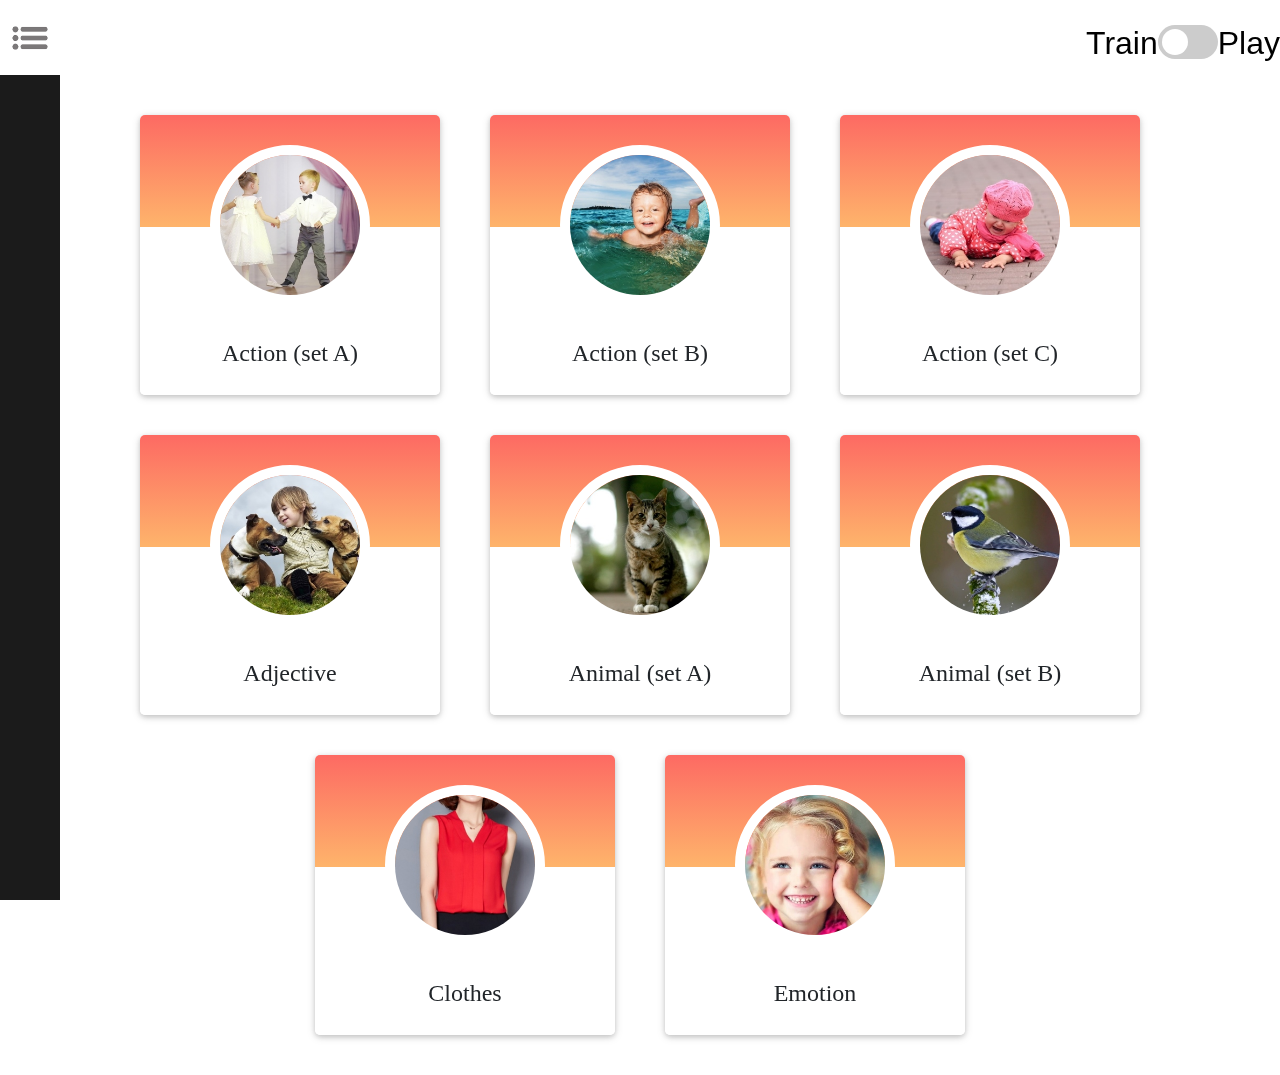
<file: index.html>
<!DOCTYPE html>
<html lang="en">
<head>
    <meta charset="UTF-8">
    <meta name="viewport" content="width=device-width, initial-scale=1.0">
    <title>english-for-kids</title>
    <link rel="stylesheet" href="css/style.css">
</head>
<body>
    <div class="app-container">
        <div class="nav-container">
            <div class="btn-toggle-nav" onclick="toggleNav()"></div>
            <aside class="nav-sidebar">
                <ul>
                    <li><a href="/index.html">Menu Page</a></li>
                    <li><a href="/trainCards.html" onclick="swapImages()">Action (set A)</a></li>
                    <li><a href="#">Action (set B)</a></li>
                    <li><a href="#">Action (set C)</a></li>
                    <li><a href="#">Adjective</a></li>
                    <li><a href="#">Animal (set A)</a></li>
                    <li><a href="#">Animal (set B)</a></li>
                    <li><a href="#">Clothes</a></li>
                    <li><a href="#">Emotion</a></li>
                </ul>
            </aside>
        </div>
        <div class="toggle-switch">
            <span class="switch-text">Train</span>
            <label class="switch">
                <input type="checkbox">
                <span class="slider round"></span>
            </label>
            <span class="switch-text">Play</span>    
        </div>
    </div>
    
    <div class="main-container">
        <a  href="/trainCards.html" class="card">
            <div class="card-up"></div>
            <img src="/img/dance.jpg" alt="Action (set A)" class="avatar" onclick="swapImages()"></img>
            <div class="card-body">Action (set A)</div>
        </a>

        <a  href="#" class="card">
            <div class="card-up"></div>
            <img src="/img/swim.jpg" alt="Action (set B)" class="avatar"></img>
            <div class="card-body">Action (set B)</div>
        </a>

        <a  href="#" class="card">
            <div class="card-up"></div>
            <img src="/img/drop.jpg" alt="Action (set C)" class="avatar"></img>
            <div class="card-body">Action (set C)</div>
        </a>

        <a  href="#" class="card">
            <div class="card-up"></div>
            <img src="/img/friendly.jpg" alt="Adjective" class="avatar"></img>
            <div class="card-body">Adjective</div>
        </a>

        <a  href="#" class="card">
            <div class="card-up"></div>
            <img src="/img/cat.jpg" alt="Animal (set A)" class="avatar"></img>
            <div class="card-body">Animal (set A)</div>
        </a>
        
        <a  href="#" class="card">
            <div class="card-up"></div>
            <img src="/img/bird.jpg" alt="Animal (set B)" class="avatar"></img>
            <div class="card-body">Animal (set B)</div>
        </a>
        
        <a  href="#" class="card">
            <div class="card-up"></div>
            <img src="/img/blouse.jpg" alt="Clothes" class="avatar"></img>
            <div class="card-body">Clothes</div>
        </a>

        <a  href="#" class="card">
            <div class="card-up"></div>
            <img src="/img/smile.jpg" alt="Emotion" class="avatar"></img>
            <div class="card-body">Emotion</div>
        </a>
    </div>
    

    <script src="app.js"></script>
    <script src="cards.js"></script>
    

</body>
</html>
</file>
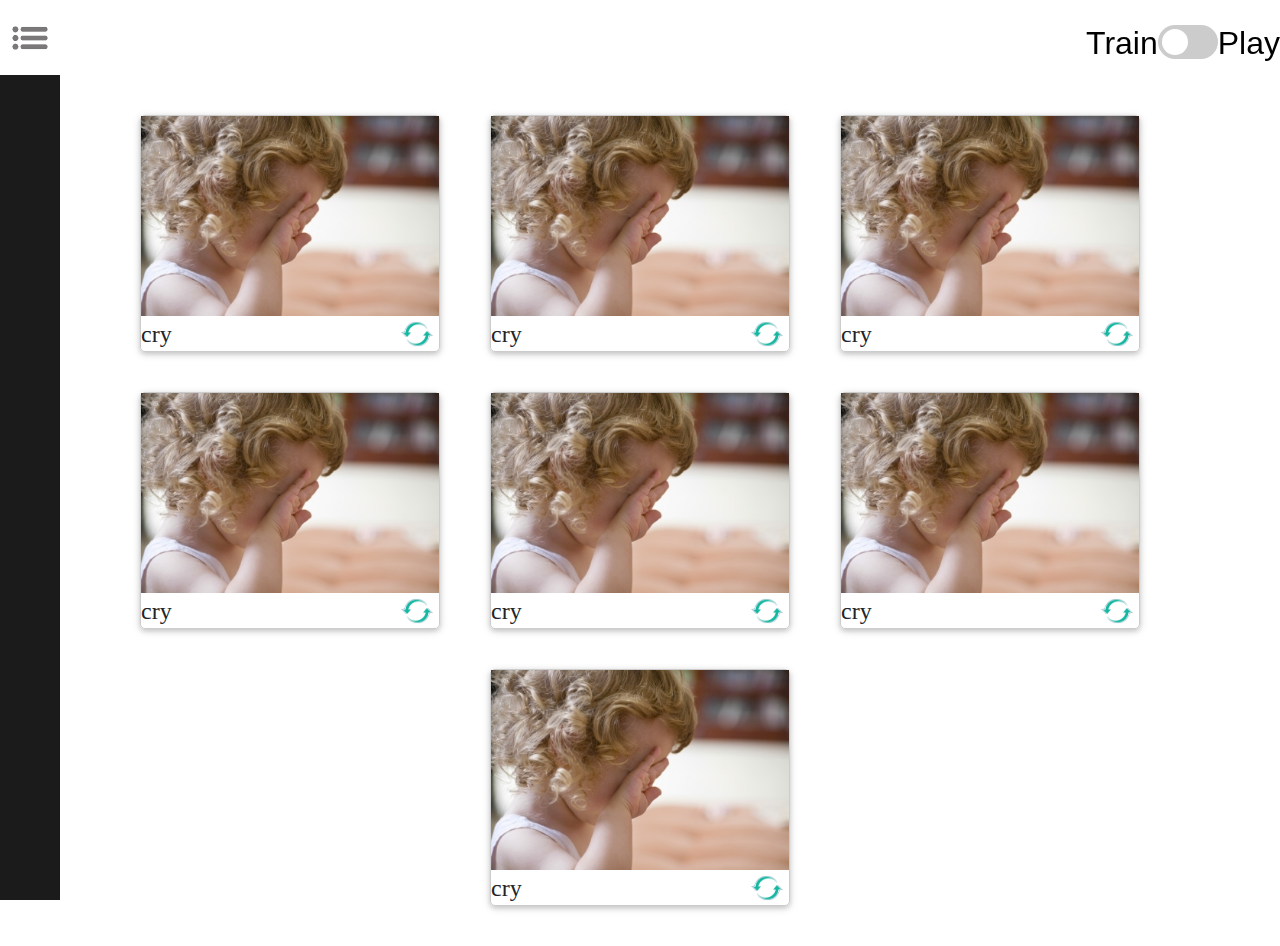
<file: trainCards.html>
<!DOCTYPE html>
<html lang="en">
<head>
    <meta charset="UTF-8">
    <meta name="viewport" content="width=device-width, initial-scale=1.0">
    <title>english-for-kids</title>
    <link rel="stylesheet" href="css/style.css">
    <link rel="stylesheet" href="css/trainC.css">
</head>
<body>
    <div class="app-container">
        <div class="nav-container">
            <div class="btn-toggle-nav" onclick="toggleNav()"></div>
            <aside class="nav-sidebar">
                <ul>
                    <li><a href="/index.html">Menu Page</a></li>
                    <li><a href="/trainCards.html" onclick="swapImages()">Action (set A)</a></li>
                    <li><a href="#">Action (set B)</a></li>
                    <li><a href="#">Action (set C)</a></li>
                    <li><a href="#">Adjective</a></li>
                    <li><a href="#">Animal (set A)</a></li>
                    <li><a href="#">Animal (set B)</a></li>
                    <li><a href="#">Clothes</a></li>
                    <li><a href="#">Emotion</a></li>
                </ul>
            </aside>
        </div>
        <div class="toggle-switch">
            <span class="switch-text">Train</span>
            <label class="switch">
                <input type="checkbox">
                <span class="slider round"></span>
            </label>
            <span class="switch-text">Play</span>    
        </div>
    </div>
    
    <div class="main-card">
        <div class="card">
            <img src="/img/cry.jpg" class="photo-card"></img>
            <div class="foot-card">
                <div class="text-card">cry</div>
                <div class="switch-card"></div>
            </div>
        </div>
        
        <div class="card">
            <img src="/img/cry.jpg" class="photo-card"></img>
            <div class="foot-card">
                <div class="text-card">cry</div>
                <div class="switch-card"></div>
            </div>
        </div>

        <div class="card">
            <img src="/img/cry.jpg" class="photo-card"></img>
            <div class="foot-card">
                <div class="text-card">cry</div>
                <div class="switch-card"></div>
            </div>
        </div>

        <div class="card">
            <img src="/img/cry.jpg" class="photo-card"></img>
            <div class="foot-card">
                <div class="text-card">cry</div>
                <div class="switch-card"></div>
            </div>
        </div>

        <div class="card">
            <img src="/img/cry.jpg" class="photo-card"></img>
            <div class="foot-card">
                <div class="text-card">cry</div>
                <div class="switch-card"></div>
            </div>
        </div>

        <div class="card">
            <img src="/img/cry.jpg" class="photo-card"></img>
            <div class="foot-card">
                <div class="text-card">cry</div>
                <div class="switch-card"></div>
            </div>
        </div>

        <div class="card">
            <img src="/img/cry.jpg" class="photo-card"></img>
            <div class="foot-card">
                <div class="text-card">cry</div>
                <div class="switch-card"></div>
            </div>
        </div>
    </div>
    

    <script src="app.js"></script>
    <script src="cards.js"></script>
    

</body>
</html>
</file>
<file: css/style.css>
.btn-toggle-nav {
  width: 60px;
  height: 100%;
  background-color: rgb(255, 255, 255);
  background-image: url("/img/menu.png");
  background-repeat: no-repeat;
  background-size: 100%;
  background-position: center;
  cursor: pointer;
}

.app-container {
  display: flex;
  justify-content: space-between;
  height: 75px;
  margin: auto 0;
  width: 100%;
  max-width: 1350px;
  position: -webkit-sticky;
  position: sticky;
  top: 0;
}

.btn-toggle-nav:hover {
  opacity: 0.6;
}

.nav-sidebar {
  display: block;
  position: fixed;
  top: 75px;
  left: 0;
  bottom: 0;
  width: 50px;
  height: calc(100vh-75px);
  padding: 0 5px;
  background-color: #1b1b1b;
  transition: all 0.3s ease-in-out;
}

body {
  margin: 0;
}

.nav-sidebar ul {
  padding-left: 0px;
  padding-top: 15px;
  overflow: hidden;
  visibility: hidden;
}

.nav-sidebar ul li {
  line-height: 60px;
  list-style: none;
  text-align: center;
}

.nav-sidebar ul li a {
  display: block;
  height: 60px;
  padding: 0 10px;
  text-decoration: none;
  text-transform: uppercase;
  color: #fff;
  font-family: Arial;
  font-size: 16px;
  white-space: nowrap;
  transition: all 0.3s ease-in-out;
}

.nav-sidebar ul li a:hover {
  background-color: #222;
}

/* The switch - the box around the slider */
.switch {
  position: relative;
  display: block;
  width: 60px;
  height: 34px;
  top: 25px;
}

/* Hide default HTML checkbox */
.switch input {
  opacity: 0;
  width: 0;
  height: 0;
}

/* The slider */
.slider {
  position: absolute;
  cursor: pointer;
  top: 0;
  left: 0;
  right: 0;
  bottom: 0;
  background-color: #ccc;
  -webkit-transition: 0.4s;
  transition: 0.4s;
}

.slider:before {
  position: absolute;
  content: "";
  height: 26px;
  width: 26px;
  left: 4px;
  bottom: 4px;
  background-color: white;
  -webkit-transition: 0.4s;
  transition: 0.4s;
}

input:checked + .slider {
  background-color: #2196f3;
}

input:focus + .slider {
  box-shadow: 0 0 1px #2196f3;
}

input:checked + .slider:before {
  -webkit-transform: translateX(26px);
  -ms-transform: translateX(26px);
  transform: translateX(26px);
}

/* Rounded sliders */
.slider.round {
  border-radius: 34px;
}

.slider.round:before {
  border-radius: 50%;
}
/*aaa*/

.toggle-switch {
  display: flex;
}

.switch-text {
  position: relative;
  display: block;
  top: 25px;
  font-family: Arial;
  font-size: 32px;
}

.main-container {
  display: flex;
  justify-content: center;
  font-family: Arial;
  font-size: 18px;
  flex-wrap: wrap;
  padding: 20px 15px;
  max-width: 1440px;
  margin: auto;
}

.card {
  width: 300px;
  height: 280px;
  border-radius: 5px;
  box-shadow: 0 2px 5px 0 rgba(0, 0, 0, 0.16), 0 2px 10px 0 rgba(0, 0, 0, 0.12);
  color: #212529;
  display: flex;
  flex-direction: column;
  font-family: Roboto;
  font-size: 24px;
  line-height: 36px;
  font-weight: 400;
  text-align: center;
  text-decoration: none;
  background: linear-gradient(180deg, #fd6a63, #feb46b 40%, #fff 0, #fff);
  margin: 20px 25px;
  cursor: pointer;
  transition: 0.3s;
}

.card-body {
  display: flex;
  position: relative;
  justify-content: center;
}

.avatar {
  width: 140px;
  height: 140px;
  border-radius: 50%;
  border: 10px solid #fff;
  object-fit: cover;
  margin: 30px auto;
}
</file>
<file: css/trainC.css>
.main-card {
  display: flex;
  flex-wrap: wrap;
  justify-content: center;
  padding: 20px 15px;
  max-width: 1440px;
  margin: auto;
}

.card {
  position: block;
  display: flex;
  box-sizing: border-box;
  justify-content: center;
  width: 300px;
  height: 237px;
  border: 1px solid #ccc;
  border-radius: 5px;
  margin: 20px 25px;
  cursor: default;
}

.photo-card {
  height: 200px;
}

.switch-card {
  width: 45px;
  height: auto;
  background-image: url(/img/rotate.png);
  background-size: 32px;
  background-repeat: no-repeat;
  background-position: center center;
  cursor: pointer;
}

.foot-card {
  display: flex;
  justify-content: space-between;
  height: 35px;
}

.text-card {
  display: flex;
  top: 5px;
}
</file>
